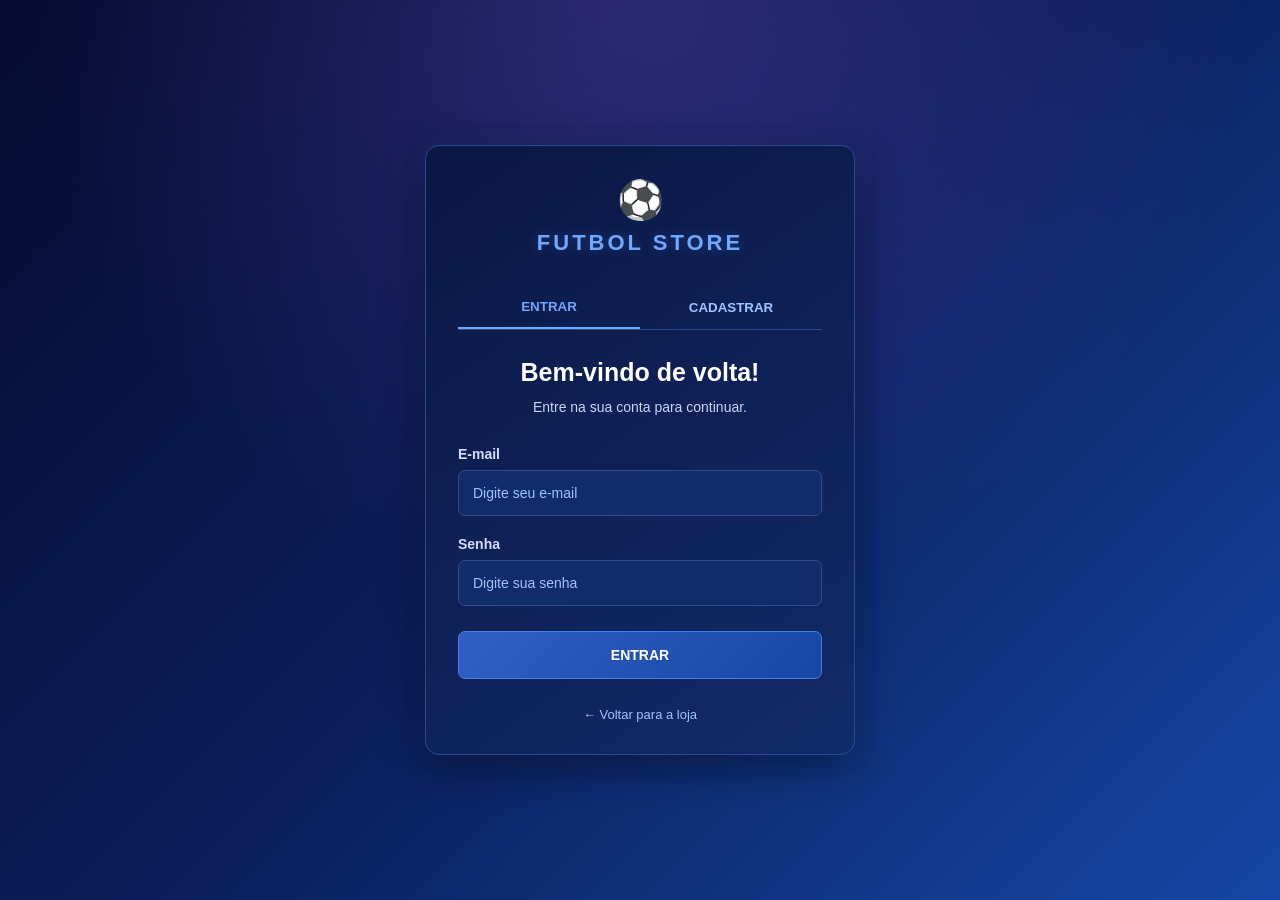
<file: trabalho loja de futebol/pagina de login/login.html>
<!DOCTYPE html>
<html lang="pt-br">

<head>
    <meta charset="UTF-8">
    <meta name="viewport" content="width=device-width, initial-scale=1.0">
    <title>Login - Futbol Store</title>
    <link rel="stylesheet" href="login.css">
</head>

<body>

    <div class="container-login">

        <div class="caixa-acesso">

            <div class="logo">
                <span>⚽</span>
                <h1>FUTBOL STORE</h1>
            </div>

            <div class="abas">
                <button type="button" id="abaLogin"
                    class="aba ativa" onclick="mostrarLogin()">
                    ENTRAR
                </button>

                <button type="button" id="abaCadastro"
                    class="aba" onclick="mostrarCadastro()">
                    CADASTRAR
                </button>
            </div>

            <!-- FORMULÁRIO DE LOGIN -->

            <form id="formLogin" onsubmit="fazerLogin(event)">

                <h2>Bem-vindo de volta!</h2>

                <p class="subtitulo">
                    Entre na sua conta para continuar.
                </p>

                <label for="emailLogin">E-mail</label>

                <input
                    type="email"
                    id="emailLogin"
                    placeholder="Digite seu e-mail"
                    required
                >

                <label for="senhaLogin">Senha</label>

                <input
                    type="password"
                    id="senhaLogin"
                    placeholder="Digite sua senha"
                    required
                >

                <button type="submit" class="botao-principal">
                    ENTRAR
                </button>

            </form>


            <!-- FORMULÁRIO DE CADASTRO -->

            <form id="formCadastro"
                onsubmit="fazerCadastro(event)"
                class="escondido">

                <h2>Crie sua conta</h2>

                <p class="subtitulo">
                    Cadastre-se para fazer parte da Futbol Store.
                </p>

                <label for="nomeCadastro">Nome completo</label>

                <input
                    type="text"
                    id="nomeCadastro"
                    placeholder="Digite seu nome"
                    required
                >

                <label for="emailCadastro">E-mail</label>

                <input
                    type="email"
                    id="emailCadastro"
                    placeholder="Digite seu e-mail"
                    required
                >

                <label for="senhaCadastro">Senha</label>

                <input
                    type="password"
                    id="senhaCadastro"
                    placeholder="Crie uma senha"
                    minlength="4"
                    required
                >

                <button type="submit" class="botao-principal">
                    CRIAR CONTA
                </button>

            </form>


            <!-- MENSAGEM -->

            <p id="mensagem"></p>

            <!-- ÁREA DO USUÁRIO LOGADO -->

            <div id="areaUsuario" class="escondido">

                <h2 id="nomeUsuarioLogado"></h2>

                <p class="subtitulo">
                    Você entrou na sua conta com sucesso!
                </p>

                <button
                    type="button"
                    class="botao-principal"
                    onclick="sairDaConta()">
                    SAIR DA CONTA
                </button>

            </div>

            <a href="../Página de Início/inicio.html" class="voltar">
    ← Voltar para a loja
</a>

        </div>

    </div>

    <script src="usuarios.js"></script>
    <script src="usuario.js"></script>
    <script src="login.js"></script>

</body>
</html>
</file>
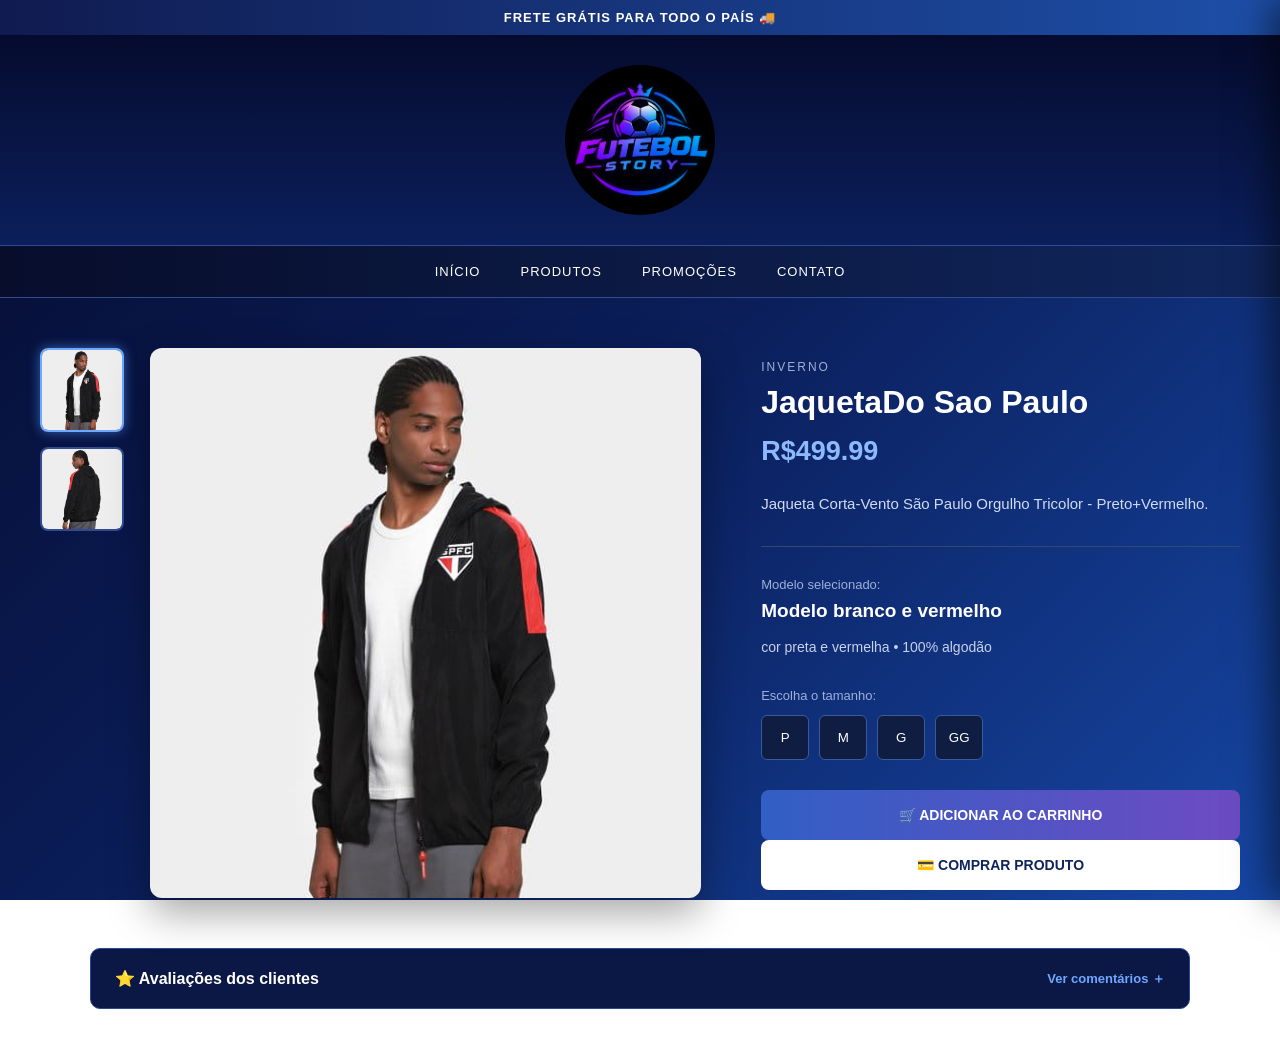
<file: trabalho loja de futebol/Página de Compra/compra.html>
<!DOCTYPE html>
<html lang="pt-br">

<head>

    <meta charset="UTF-8">
    <meta name="viewport" content="width=device-width, initial-scale=1.0">

    <title>Comprar Produto</title>

    <link rel="stylesheet" href="compra.css">

</head>

<body>

    <!-- ========================= -->
    <!-- BARRA SUPERIOR -->
    <!-- ========================= -->

    <div class="barra-topo">
        FRETE GRÁTIS PARA TODO O PAÍS 🚚
    </div>


    <!-- ========================= -->
    <!-- CABEÇALHO -->
    <!-- ========================= -->

    <header>

        <img
            src="../Imagens/logo da loja azul.jpeg"
            alt="Logo da loja"
        >

    </header>


    <!-- ========================= -->
    <!-- MENU -->
    <!-- ========================= -->

    <nav class="menu">

        <a href="../Página de Início/inicio.html">INÍCIO</a>

        <a href="../Página de Produtos/produtos.html">PRODUTOS</a>

        <a href="../Página de Promoções/promocoes.html">PROMOÇÕES</a>

        <a href="../Página de Contatos/contato.html">CONTATO</a>

    </nav>


    <!-- ========================= -->
    <!-- PRODUTO -->
    <!-- ========================= -->

    <main class="pagina-compra">

        <!-- GALERIA -->

        <section class="galeria">

            <div class="miniaturas" id="miniaturas">
            </div>

            <div class="foto-principal">

                <img
                    id="imagemPrincipal"
                    src="../Imagens/Produto teste.webp"
                    alt="Produto"
                >

            </div>

        </section>


        <!-- INFORMAÇÕES -->

        <section class="informacoes">

            <p class="categoria" id="categoriaProduto"></p>

            <h1 id="nomeProduto"></h1>

            <h2 id="precoProduto"></h2>

            <p class="descricao" id="descricaoProduto"></p>

            <hr>


            <!-- MODELO -->

            <div class="modelo">

                <p>Modelo selecionado:</p>

                <h3 id="nomeModelo"></h3>

                <p id="especificacaoModelo"></p>

            </div>


            <!-- TAMANHOS -->

            <div class="area-tamanhos" id="areaTamanhos">

                <p>Escolha o tamanho:</p>

                <div class="tamanhos" id="tamanhos">
                </div>

            </div>


            <!-- BOTÕES -->

            <button
                type="button"
                class="botao-carrinho"
                onclick="adicionarAoCarrinho()"
            >
                🛒 ADICIONAR AO CARRINHO
            </button>

            <button
                type="button"
                class="botao-comprar"
                onclick="comprarProduto()"
            >
                💳 COMPRAR PRODUTO
            </button>

        </section>

    </main>


    <!-- ======================================== -->
<!-- AVALIAÇÕES DOS CLIENTES -->
<!-- ======================================== -->

<details class="avaliacoes-produto">

    <summary class="botao-avaliacoes">
        <span>⭐ Avaliações dos clientes</span>

        <span class="texto-ver-avaliacoes">
            Ver comentários ＋
        </span>
    </summary>

    <div class="conteudo-avaliacoes">

        <!-- MÉDIA DAS AVALIAÇÕES -->

        <div class="titulo-avaliacoes">

            <p>OPINIÕES SOBRE O PRODUTO</p>

            <h2>Avaliações dos clientes</h2>

            <div class="nota-geral">

                <strong id="mediaAvaliacoes">0,0</strong>

                <span class="estrelas" id="estrelasMedia">
                    ☆☆☆☆☆
                </span>

                <small id="quantidadeAvaliacoes">
                    Nenhuma avaliação ainda
                </small>

            </div>

        </div>


        <!-- FORMULÁRIO PARA AVALIAR -->

        <div class="formulario-avaliacao">

            <h3>Deixe sua avaliação</h3>

            <p>Escolha uma nota:</p>

            <div class="selecao-estrelas" id="selecaoEstrelas">

                <button type="button" data-nota="1">★</button>
                <button type="button" data-nota="2">★</button>
                <button type="button" data-nota="3">★</button>
                <button type="button" data-nota="4">★</button>
                <button type="button" data-nota="5">★</button>

            </div>

            <textarea
                id="comentarioAvaliacao"
                placeholder="Conte o que achou deste produto..."
                maxlength="500"
            ></textarea>

            <button
                type="button"
                class="botao-enviar-avaliacao"
                onclick="enviarAvaliacao()"
            >
                ENVIAR AVALIAÇÃO
            </button>

            <p
                class="mensagem-avaliacao"
                id="mensagemAvaliacao"
            ></p>

        </div>


        <!-- LISTA DE AVALIAÇÕES -->

        <div
            class="lista-avaliacoes"
            id="listaAvaliacoes"
        >

            <p id="semAvaliacoes">
                Este produto ainda não recebeu avaliações.
                Seja o primeiro a avaliar!
            </p>

        </div>

    </div>

</details>

    <!-- ========================= -->
    <!-- FUNDO ESCURO -->
    <!-- ========================= -->

    <div
        class="fundo-carrinho"
        id="fundoCarrinho"
        onclick="fecharCarrinho()"
    >
    </div>


    <!-- ========================= -->
    <!-- CARRINHO LATERAL -->
    <!-- ========================= -->

    <aside
        class="carrinho-lateral"
        id="carrinhoLateral"
    >

        <!-- CABEÇALHO DO CARRINHO -->

        <div class="cabecalho-carrinho">

            <h2>🛒 Seu Carrinho</h2>

            <button
                type="button"
                class="fechar-carrinho"
                onclick="fecharCarrinho()"
            >
                ×
            </button>

        </div>


        <!-- LISTA DOS PRODUTOS -->

        <div
            class="lista-carrinho"
            id="listaCarrinho"
        >
        </div>


        <!-- RODAPÉ -->

        <div class="rodape-carrinho">

            <div class="total-carrinho">

                <span>Total:</span>

                <strong id="totalCarrinho">
                    R$ 0,00
                </strong>

            </div>


            <button
                type="button"
                class="botao-finalizar"
                onclick="irParaPagamento()"
            >
                💳 FINALIZAR COMPRA
            </button>

        </div>

    </aside>


    <!-- ========================= -->
    <!-- JAVASCRIPT -->
    <!-- ========================= -->

    <script src="compra.js"></script>

</body>

</html>
</file>
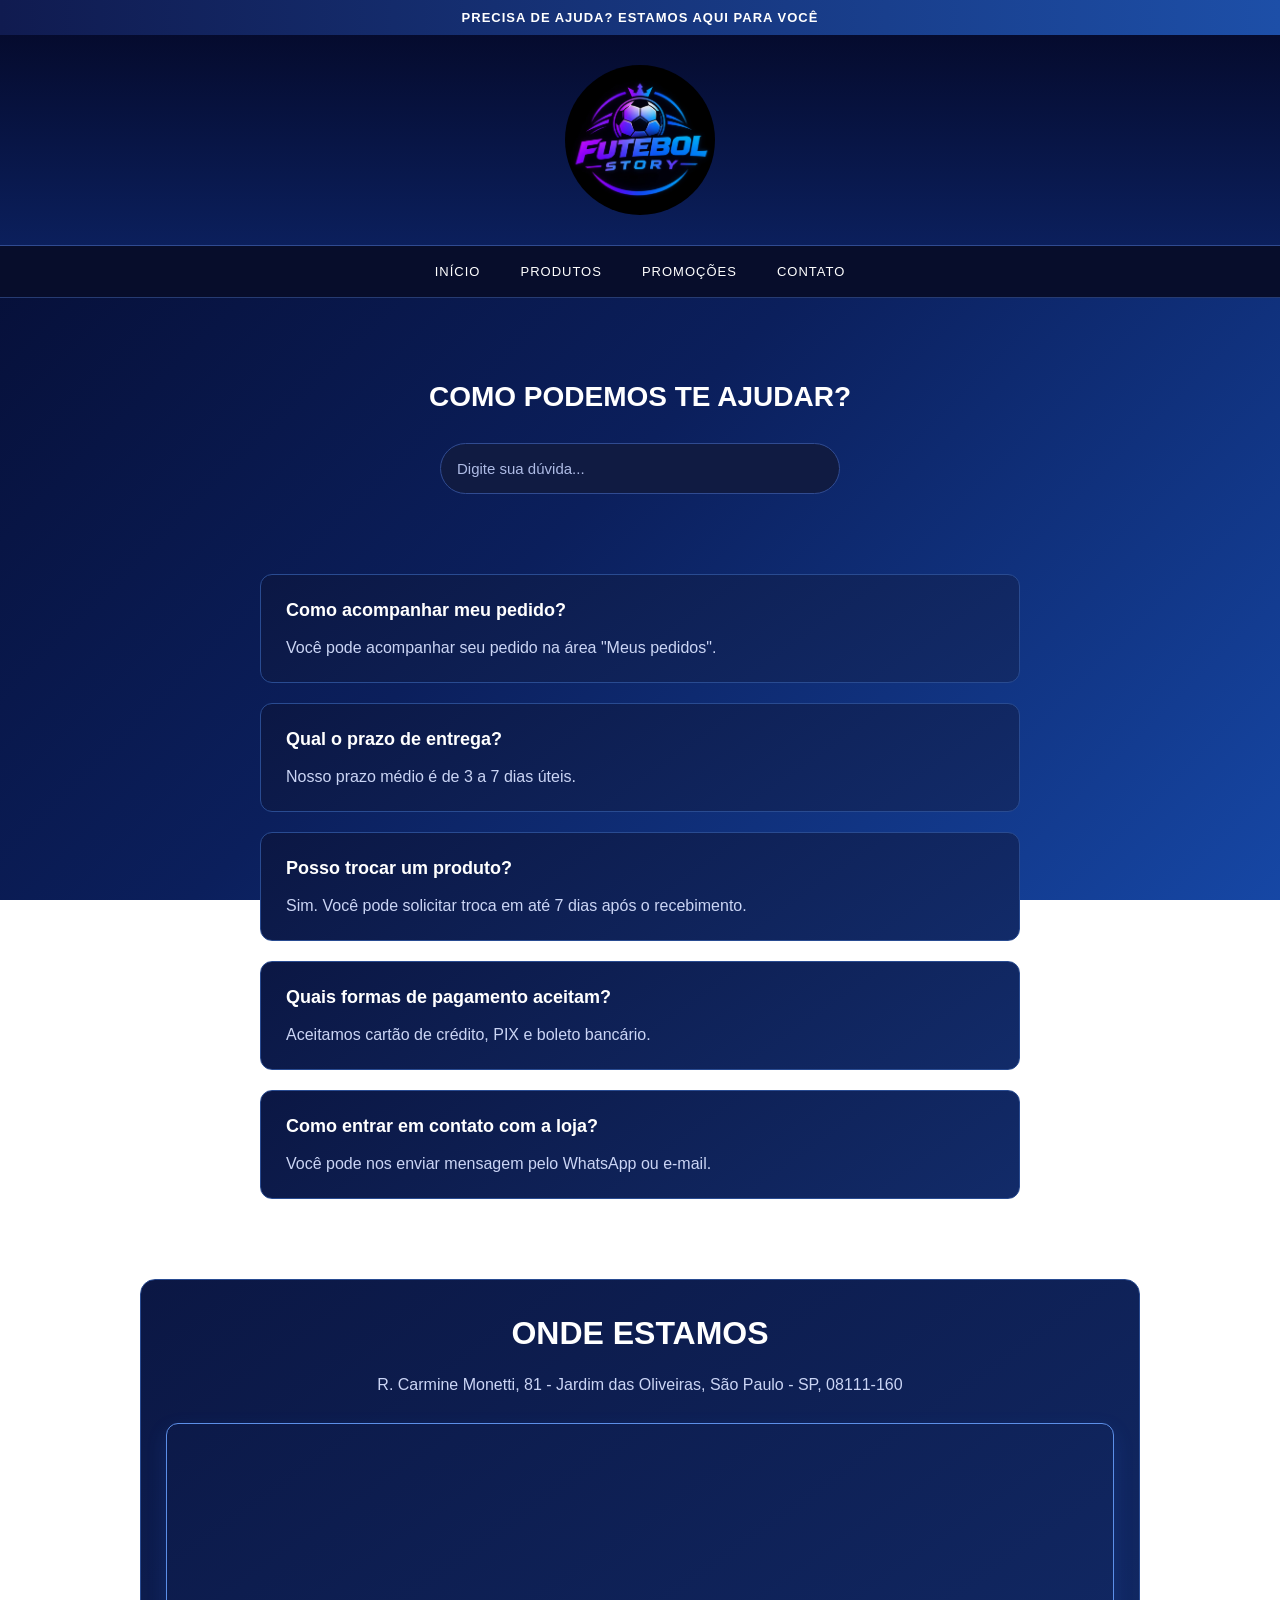
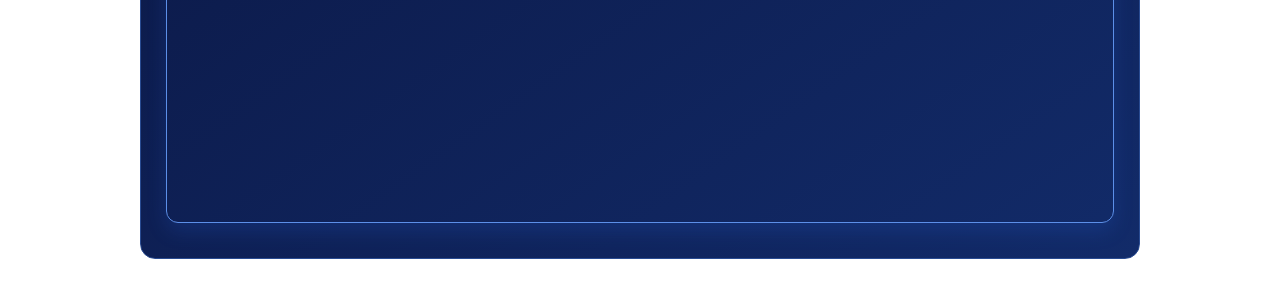
<file: trabalho loja de futebol/Página de Contatos/contato.html>
<!DOCTYPE html>

<html lang="pt-br">

<head>

    <meta charset="UTF-8">

    <title>
        Contato - Minha Loja
    </title>

    <link
        rel="stylesheet"
        href="contato.css"
    >

</head>


<body>


    <!-- BARRA SUPERIOR -->

    <div class="barra-topo">

        PRECISA DE AJUDA?
        ESTAMOS AQUI PARA VOCÊ

    </div>



    <!-- CABEÇALHO -->

    <header>

        <img
            src="../Imagens/logo da loja azul.jpeg"
            alt="Logo da loja"
        >

    </header>



    <!-- MENU -->

    <nav class="menu">

        <a href="../Página de Início/inicio.html">
            INÍCIO
        </a>

        <a href="../Página de Produtos/produtos.html">
            PRODUTOS
        </a>

        <!-- ATUALIZAÇÃO 01/09 - LINK PARA A NOVA PÁGINA DE PROMOÇÕES -->
        <a href="../Página de Promoções/promocoes.html">
            PROMOÇÕES
        </a>

        <a href="contato.html">
            CONTATO
        </a>

    </nav>



    <!-- SUPORTE -->

    <section class="suporte">

        <h1>
            COMO PODEMOS TE AJUDAR?
        </h1>


        <input
            type="text"
            id="pesquisaFaq"
            placeholder="Digite sua dúvida..."
            onkeyup="filtrarFAQ()"
        >

    </section>



    <!-- PERGUNTAS -->

    <section class="faq">


        <div class="pergunta">

            <h3>
                Como acompanhar meu pedido?
            </h3>

            <p>
                Você pode acompanhar seu pedido
                na área "Meus pedidos".
            </p>

        </div>



        <div class="pergunta">

            <h3>
                Qual o prazo de entrega?
            </h3>

            <p>
                Nosso prazo médio é de
                3 a 7 dias úteis.
            </p>

        </div>



        <div class="pergunta">

            <h3>
                Posso trocar um produto?
            </h3>

            <p>
                Sim. Você pode solicitar troca
                em até 7 dias após o recebimento.
            </p>

        </div>



        <div class="pergunta">

            <h3>
                Quais formas de pagamento aceitam?
            </h3>

            <p>
                Aceitamos cartão de crédito,
                PIX e boleto bancário.
            </p>

        </div>



        <div class="pergunta">

            <h3>
                Como entrar em contato com a loja?
            </h3>

            <p>
                Você pode nos enviar mensagem
                pelo WhatsApp ou e-mail.
            </p>

        </div>


    </section>



    <!-- ATUALIZAÇÃO 23/11 - NOVA SEÇÃO COM A LOCALIZAÇÃO DA LOJA -->

    <section class="localizacao">

        <h2>
            ONDE ESTAMOS
        </h2>

        <p>
            R. Carmine Monetti, 81 - Jardim das Oliveiras,
            São Paulo - SP, 08111-160
        </p>

        <div class="mapa-loja">

            <iframe
                src="https://www.google.com/maps?q=R.%20Carmine%20Monetti,%2081%20-%20Jardim%20das%20Oliveiras,%20S%C3%A3o%20Paulo%20-%20SP,%2008111-160&output=embed"
                title="Localização da Futbol Store no Google Maps"
                loading="lazy"
                allowfullscreen=""
            >
            </iframe>

        </div>

    </section>



    <script src="contato.js"></script>


</body>

</html>
</file>
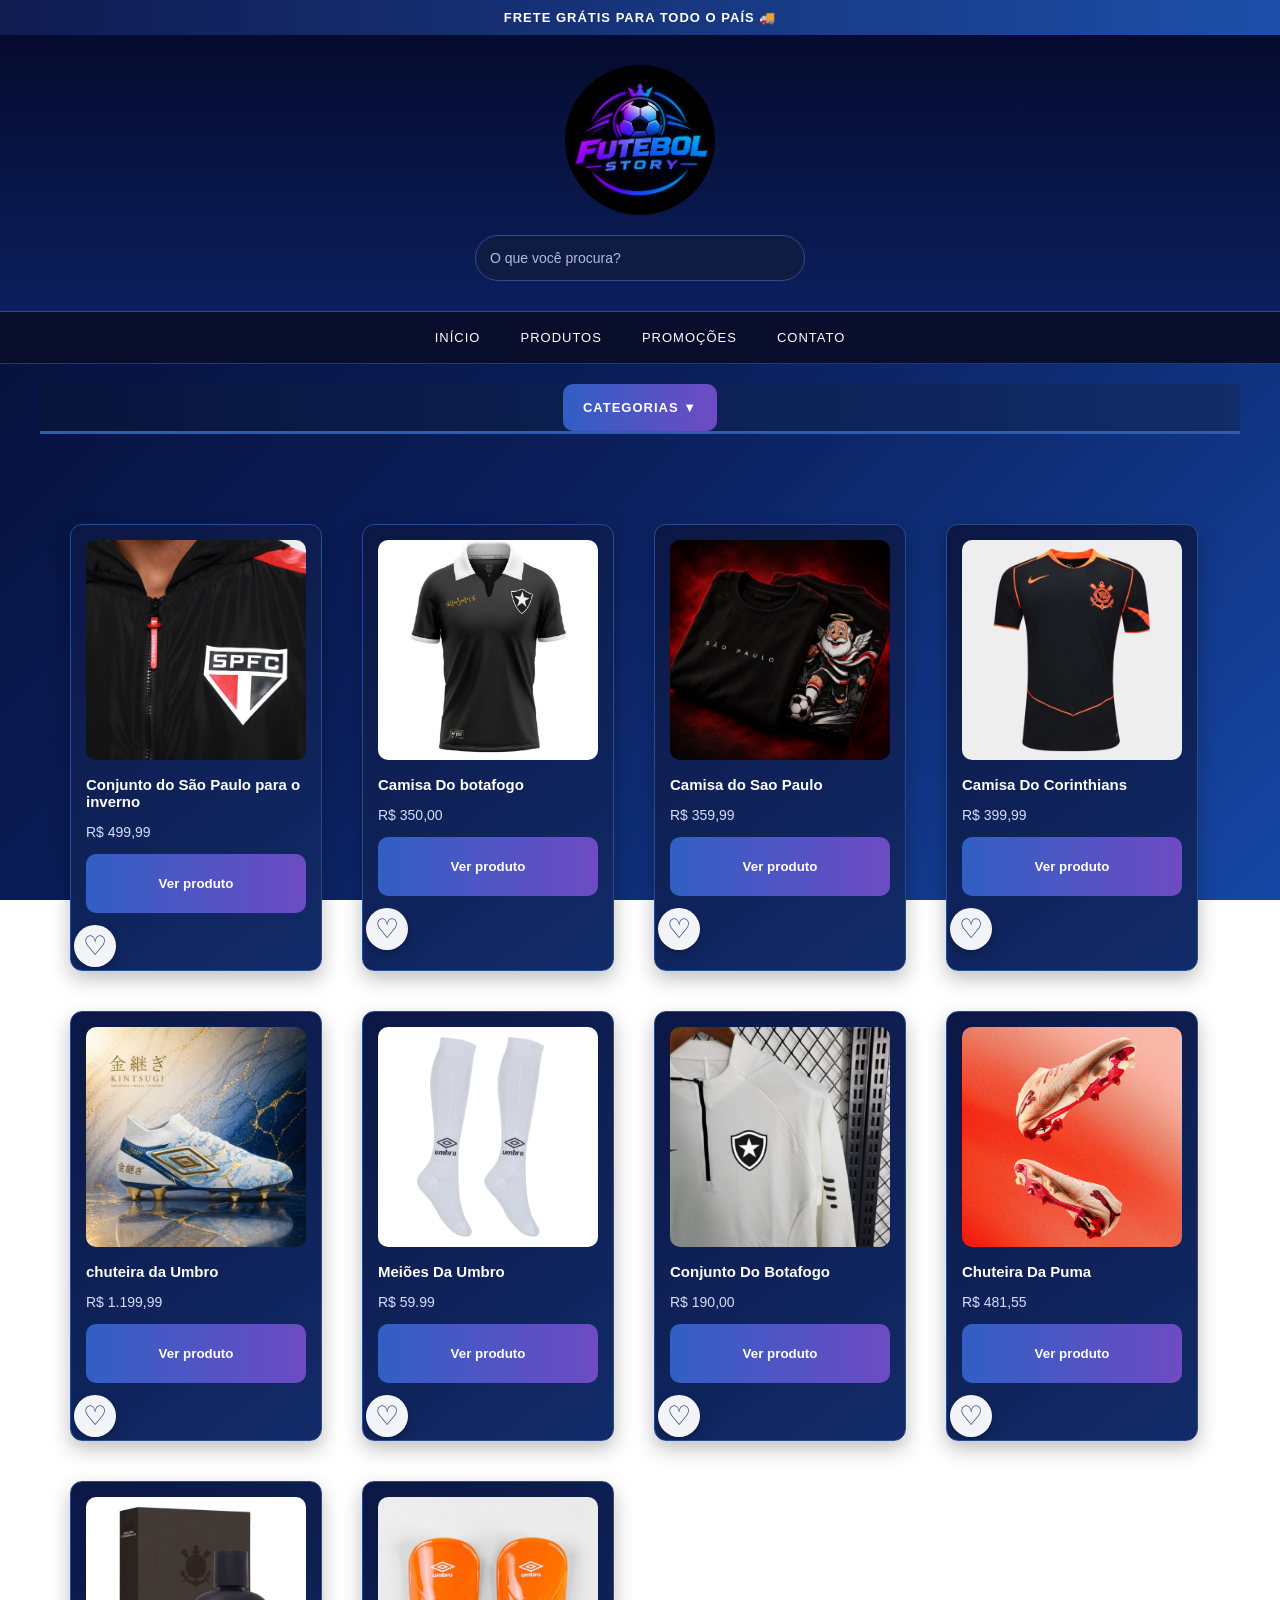
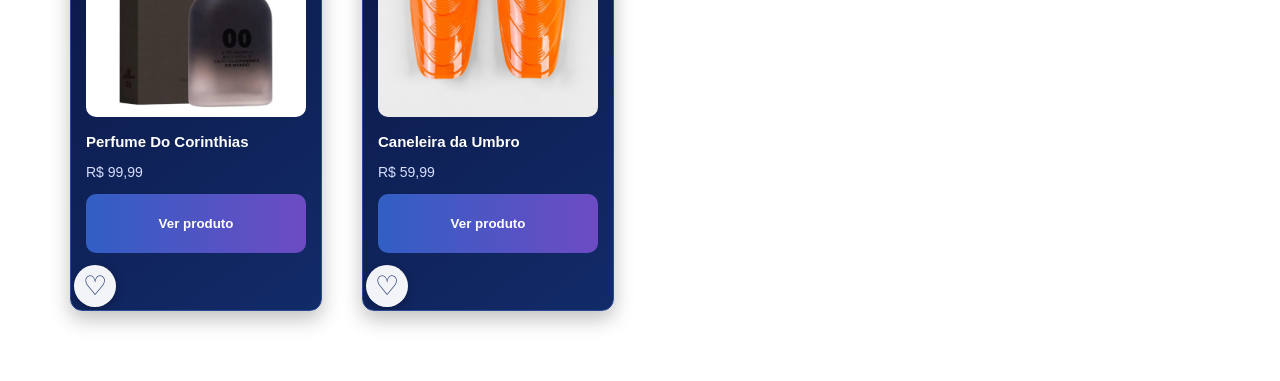
<file: trabalho loja de futebol/Página de Produtos/produtos.html>
<!DOCTYPE html>
<html lang="pt-br">

<head>

    <meta charset="UTF-8">

    <title>Produtos - Minha Loja</title>

    <link
        rel="stylesheet"
        href="produtos.css"
    >

</head>


<body>


    <!-- BARRA SUPERIOR -->

    <div class="barra-topo">

        FRETE GRÁTIS PARA TODO O PAÍS 🚚

    </div>



    <!-- CABEÇALHO -->

    <header>

        <img
            src="../Imagens/logo da loja azul.jpeg"
            alt="Logo da loja"
        >


        <input
            type="text"
            id="pesquisa"
            placeholder="O que você procura?"
            onkeyup="filtrarProdutos()"
        >

    </header>



    <!-- MENU -->

    <nav class="menu">

        <a href="../Página de Início/inicio.html">
            INÍCIO
        </a>

        <a href="produtos.html">
            PRODUTOS
        </a>

        <!-- ATUALIZAÇÃO 01/09 - LINK PARA A NOVA PÁGINA DE PROMOÇÕES -->
        <a href="../Página de Promoções/promocoes.html">
            PROMOÇÕES
        </a>

        <a href="../Página de Contatos/contato.html">
            CONTATO
        </a>

    </nav>



    <!-- CATEGORIAS -->

    <div class="area-categorias">


        <button
            class="botao-categorias"
            onclick="abrirCategorias()"
        >

            CATEGORIAS ▼

        </button>


        <div
            class="menu-categorias"
            id="menuCategorias"
        >


            <button
                onclick="filtrarCategoria('todos')"
            >
                TODOS
            </button>


            <button
                onclick="filtrarCategoria('CAMISAS')"
            >
                CAMISAS
            </button>


            <button
                onclick="filtrarCategoria('INVERNO')"
            >
                INVERNO
            </button>


            <button
                onclick="filtrarCategoria('CHUTEIRAS')"
            >
                CHUTEIRAS
            </button>


            <button
                onclick="filtrarCategoria('OUTROS')"
            >
                OUTROS
            </button>


        </div>

    </div>



    <!-- PRODUTOS -->

    <main class="produtos">


        <!-- PRODUTO 1 -->

        <div
            class="produto"
            data-categoria="INVERNO"
            onclick="abrirProduto(1)"
        >

            <img
                src="../Imagens/camisa sp.jpeg"
                alt="Conjunto Do Sao Paulo"
                loading="lazy"
            >

            <h2>
                Conjunto do São Paulo para o inverno
            </h2>

            <p>
                R$ 499,99
            </p>

            <button>
                Ver produto
            </button>

        </div>



        <!-- PRODUTO 2 -->

        <div
            class="produto"
            data-categoria="CAMISAS"
            onclick="abrirProduto(2)"
        >

            <img
                src="../Imagens/camisa frente botafogo.jpeg"
                alt="camisa do Bota Fogo"
                loading="lazy"
            >

            <h2>
                Camisa Do botafogo
            </h2>

            <p>
                R$ 350,00
            </p>

            <button>
                Ver produto
            </button>

        </div>



        <!-- PRODUTO 3 -->

        <div
            class="produto"
            data-categoria="CAMISAS"
            onclick="abrirProduto(3)"
        >

            <img
                src="../Imagens/camisa dobrada sao paulo.jpeg"
                alt="camisa do Sao Paulo"
                loading="lazy"
            >

            <h2>
                Camisa do Sao Paulo
            </h2>

            <p>
                R$ 359,99
            </p>

            <button>
                Ver produto
            </button>

        </div>



        <!-- PRODUTO 4 -->

        <div
            class="produto"
            data-categoria="CAMISAS"
            onclick="abrirProduto(4)"
        >

            <img
                src="../Imagens/camisa do corinthias.jpeg"
                alt="Camisa Do Corinthias"
                loading="lazy"
            >

            <h2>
                Camisa Do Corinthians
            </h2>

            <p>
                R$ 399,99
            </p>

            <button>
                Ver produto
            </button>

        </div>



        <!-- PRODUTO 5 -->

        <div
            class="produto"
            data-categoria="CHUTEIRAS"
            onclick="abrirProduto(5)"
        >

            <img
                src="../Imagens/chuteira umbro com fundo.jpeg"
                alt="chuteira da Umbro"
                loading="lazy"
            >

            <h2>
                chuteira da Umbro
            </h2>

            <p>
                R$ 1.199,99
            </p>

            <button>
                Ver produto
            </button>

        </div>



        <!-- PRODUTO 6 -->

        <div
            class="produto"
            data-categoria="OUTROS"
            onclick="abrirProduto(6)"
        >

            <img
                src="../Imagens/meiao da umbro.jpeg"
                alt="Meiões Da Umbro"
                loading="lazy"
            >

            <h2>
                Meiões Da Umbro
            </h2>

            <p>
                R$ 59.99
            </p>

            <button>
                Ver produto
            </button>

        </div>



        <!-- PRODUTO 7 -->

        <div
            class="produto"
            data-categoria="INVERNO"
            onclick="abrirProduto(7)"
        >

            <img
                src="../Imagens/f botafogo.jpeg"
                alt="Conjunto Do BotaFogo"
                loading="lazy"
            >

            <h2>
                Conjunto Do Botafogo
            </h2>

            <p>
                R$ 190,00
            </p>

            <button>
                Ver produto
            </button>

        </div>



        <!-- PRODUTO 8 -->

        <div
            class="produto"
            data-categoria="CHUTEIRAS"
            onclick="abrirProduto(8)"
        >

            <img
                src="../Imagens/chuteira puma com fundo.jpeg"
                alt="Chuteira Da Puma"
                loading="lazy"
            >

            <h2>
                Chuteira Da Puma
            </h2>

            <p>
                R$ 481,55
            </p>

            <button>
                Ver produto
            </button>

        </div>



        <!-- PRODUTO 9 -->

        <div
            class="produto"
            data-categoria="OUTROS"
            onclick="abrirProduto(9)"
        >

            <img
                src="../Imagens/caixa e p corinthias.jpeg"
                alt="Perfume Do Corinthias"
                loading="lazy"
            >

            <h2>
                Perfume Do Corinthias
            </h2>

            <p>
                R$ 99,99
            </p>

            <button>
                Ver produto
            </button>

        </div>



        <!-- PRODUTO 10 -->

        <div
            class="produto"
            data-categoria="OUTROS"
            onclick="abrirProduto(10)"
        >

            <img
                src="../Imagens/caneleira umbro.jpeg"
                alt="Caneleira Da Umbro"
                loading="lazy"
            >

            <h2>
                Caneleira da Umbro
            </h2>

            <p>
                R$ 59,99
            </p>

            <button>
                Ver produto
            </button>

        </div>


    </main>



    <script src="produtos.js"></script>


</body>

</html>
</file>
<file: trabalho loja de futebol/pagina de login/login.css>
/* ========================================
   CONFIGURAÇÃO GERAL
======================================== */

* {
    margin: 0;
    padding: 0;
    box-sizing: border-box;
}

body {
    font-family: Arial, Helvetica, sans-serif;
    background: linear-gradient(
        135deg,
        #050b2e,
        #0b1f5c,
        #1647a5
    );
    color: #ffffff;
    min-height: 100vh;
}


/* ========================================
   CONTAINER DO LOGIN
======================================== */

.container-login {
    min-height: 100vh;

    display: flex;
    justify-content: center;
    align-items: center;

    padding: 25px;

    background:
        radial-gradient(
            circle at top,
            rgba(109, 75, 195, 0.35),
            transparent 55%
        ),
        linear-gradient(
            135deg,
            #050b2e,
            #0b1f5c,
            #1647a5
        );
}


/* ========================================
   CAIXA DE ACESSO
======================================== */

.caixa-acesso {
    width: 100%;
    max-width: 430px;

    background: linear-gradient(
        145deg,
        #0b1744,
        #122b69
    );

    border: 1px solid #294b91;
    border-radius: 14px;

    padding: 32px;

    box-shadow:
        0 10px 40px rgba(0, 0, 0, 0.45),
        0 0 25px rgba(78, 130, 255, 0.12);
}


/* ========================================
   LOGO
======================================== */

.logo {
    text-align: center;
    margin-bottom: 30px;
}

.logo span {
    font-size: 38px;
    display: block;
    margin-bottom: 8px;
}

.logo h1 {
    color: #6ea8ff;
    font-size: 22px;
    letter-spacing: 3px;

    text-shadow:
        0 0 12px rgba(110, 168, 255, 0.25);
}


/* ========================================
   ABAS LOGIN E CADASTRO
======================================== */

.abas {
    display: flex;

    border-bottom: 1px solid #294b91;

    margin-bottom: 28px;
}

.aba {
    flex: 1;

    background: transparent;
    border: none;

    color: #9fc4ff;

    padding: 13px;

    font-weight: bold;
    cursor: pointer;

    transition: 0.3s;
}

.aba:hover {
    color: #ffffff;
}

.aba.ativa {
    color: #6ea8ff;

    border-bottom: 2px solid #6ea8ff;
}


/* ========================================
   TÍTULOS
======================================== */

.caixa-acesso h2 {
    margin: 0 0 10px;

    text-align: center;

    font-size: 25px;
    color: #ffffff;
}

.subtitulo {
    margin: 0 0 28px;

    text-align: center;

    color: #cbd5f5;

    font-size: 14px;
    line-height: 21px;
}


/* ========================================
   CAMPOS E ETIQUETAS
======================================== */

.caixa-acesso label {
    display: block;

    margin-bottom: 8px;

    color: #d6ddff;

    font-size: 14px;
    font-weight: bold;
}

.caixa-acesso input {
    width: 100%;

    padding: 14px;
    margin-bottom: 20px;

    background-color: #122b69;

    border: 1px solid #304b91;
    border-radius: 7px;

    color: #ffffff;

    font-size: 14px;

    outline: none;

    transition: 0.3s;
}

.caixa-acesso input:focus {
    border-color: #6ea8ff;

    box-shadow:
        0 0 8px rgba(110, 168, 255, 0.35);
}

.caixa-acesso input::placeholder {
    color: #9fc4ff;
}


/* ========================================
   BOTÃO PRINCIPAL
======================================== */

.botao-principal {
    width: 100%;

    padding: 15px;
    margin-top: 5px;

    background: linear-gradient(
        135deg,
        #315fc4,
        #1647a5
    );

    color: #ffffff;

    border: 1px solid #477ce0;
    border-radius: 7px;

    font-size: 14px;
    font-weight: bold;

    cursor: pointer;

    transition: 0.3s;
}

.botao-principal:hover {
    background: linear-gradient(
        135deg,
        #477ce0,
        #6d4bc3
    );

    border-color: #8abaff;

    box-shadow:
        0 5px 18px rgba(78, 130, 255, 0.3);

    transform: translateY(-2px);
}


/* ========================================
   ELEMENTOS ESCONDIDOS
======================================== */

.escondido {
    display: none !important;
}


/* ========================================
   MENSAGENS
======================================== */

#mensagem {
    text-align: center;

    margin-top: 18px;

    font-size: 14px;
    line-height: 21px;
}

.mensagem-erro {
    color: #ff7777;
}

.mensagem-sucesso {
    color: #75d58a;
}


/* ========================================
   ÁREA DO USUÁRIO
======================================== */

#areaUsuario {
    text-align: center;
    margin-top: 20px;
}

#areaUsuario h2 {
    color: #6ea8ff;
    margin-bottom: 15px;
}


/* ========================================
   VOLTAR PARA A LOJA
======================================== */

.voltar {
    display: block;

    margin-top: 28px;

    text-align: center;

    color: #9fc4ff;

    text-decoration: none;

    font-size: 13px;

    transition: 0.3s;
}

.voltar:hover {
    color: #ffffff;

    text-shadow:
        0 0 8px rgba(110, 168, 255, 0.5);
}


/* ========================================
   RESPONSIVIDADE
======================================== */

@media (max-width: 480px) {

    .caixa-acesso {
        padding: 25px 20px;
    }

    .logo h1 {
        font-size: 19px;
    }

}






/* ========================================
   ANIMAÇÃO DE TRANSIÇÃO LOGIN / CADASTRO
======================================== */

.caixa-acesso {
    position: relative;
    overflow: hidden;
    isolation: isolate;
}

/* Conteúdo permanece acima do fundo */

.caixa-acesso > * {
    position: relative;
    z-index: 1;
}

/* Faixa luminosa */

.caixa-acesso::before {
    content: "";
    position: absolute;
    z-index: 5;

    top: -20%;
    left: -65%;

    width: 48%;
    height: 140%;

    opacity: 0;
    pointer-events: none;

    background: linear-gradient(
        90deg,
        transparent,
        rgba(110, 168, 255, 0.12),
        rgba(110, 168, 255, 0.9),
        rgba(160, 200, 255, 0.45),
        transparent
    );

    filter: blur(5px);
    transform: skewX(-18deg);
}

/* Brilho externo da faixa */

.caixa-acesso::after {
    content: "";
    position: absolute;
    z-index: 4;

    top: 0;
    left: 0;

    width: 100%;
    height: 100%;

    opacity: 0;
    pointer-events: none;

    background: rgba(65, 125, 235, 0.08);
}

/* Ativação da animação */

.caixa-acesso.animando::before {
    animation: passagemFaixa 0.7s ease-in-out forwards;
}

.caixa-acesso.animando::after {
    animation: brilhoTransicao 0.7s ease-in-out forwards;
}

@keyframes passagemFaixa {

    0% {
        left: -65%;
        opacity: 0;
    }

    15% {
        opacity: 1;
    }

    50% {
        left: 55%;
        opacity: 1;
    }

    85% {
        opacity: 1;
    }

    100% {
        left: 120%;
        opacity: 0;
    }
}

@keyframes brilhoTransicao {

    0%, 100% {
        opacity: 0;
    }

    40%, 60% {
        opacity: 1;
    }
}

/* Pequeno destaque na caixa */

.caixa-acesso {
    transition:
        box-shadow 0.4s ease,
        border-color 0.4s ease;
}

.caixa-acesso.animando {
    border-color: #6ea8ff;

    box-shadow:
        0 10px 40px rgba(0, 0, 0, 0.45),
        0 0 35px rgba(78, 130, 255, 0.4);
}

/* Acessibilidade: respeita quem prefere menos movimento */

@media (prefers-reduced-motion: reduce) {
    .caixa-acesso.animando::before,
    .caixa-acesso.animando::after {
        animation-duration: 0.01ms;
    }
}
</file>
<file: trabalho loja de futebol/Página de Compra/compra.css>
/* ========================= */
/* PÁGINA TODA */
/* ========================= */

body {
    margin: 0;

    font-family: Arial, sans-serif;

    background:
        linear-gradient(
            135deg,
            #050b2e,
            #0b1f5c,
            #1647a5
        );

    background-attachment: fixed;

    color: white;

    min-height: 100vh;
}


/* ========================= */
/* FAIXA SUPERIOR */
/* ========================= */

.barra-topo {
    background:
        linear-gradient(
            90deg,
            #101b50,
            #1d4fa8
        );

    color: white;

    text-align: center;

    padding: 10px;

    font-size: 13px;

    font-weight: bold;

    letter-spacing: 1px;
}


/* ========================= */
/* CABEÇALHO */
/* ========================= */

header {
    background:
        linear-gradient(
            180deg,
            #050b2e,
            #0b1f5c
        );

    padding: 30px;

    display: flex;

    justify-content: center;

    border-bottom: 1px solid #304b91;
}


header img {
    width: 150px;

    border-radius: 50%;

    transition: 0.3s;
}


header img:hover {
    transform: scale(1.05);

    box-shadow:
        0 10px 25px rgba(70, 130, 255, 0.25);
}


/* ========================= */
/* MENU */
/* ========================= */

.menu {
    background:
        linear-gradient(
            90deg,
            #070d2b,
            #10265c
        );

    display: flex;

    justify-content: center;

    gap: 40px;

    padding: 18px;

    border-bottom: 1px solid #304b91;
}


.menu a {
    color: white;

    text-decoration: none;

    font-size: 13px;

    letter-spacing: 1px;

    transition: 0.3s;

    position: relative;
}


.menu a:hover {
    color: #9fc4ff;

    transform: translateY(-2px);
}


.menu a::after {
    content: "";

    position: absolute;

    width: 100%;
    height: 2px;

    bottom: -5px;
    left: 0;

    background-color: #6ea8ff;

    transform: scaleX(0);

    transform-origin: bottom right;

    transition: transform 0.3s ease;
}


.menu a:hover::after {
    transform: scaleX(1);

    transform-origin: bottom left;
}


/* ========================= */
/* ÁREA PRINCIPAL */
/* ========================= */

.pagina-compra {
    max-width: 1200px;

    margin: 50px auto;

    padding: 0 30px;

    display: flex;

    gap: 60px;
}


/* ========================= */
/* GALERIA */
/* ========================= */

.galeria {
    width: 58%;

    display: flex;

    gap: 20px;
}


/* MINIATURAS */

.miniaturas {
    width: 90px;

    display: flex;

    flex-direction: column;

    gap: 15px;
}


.miniaturas img {
    width: 80px;

    height: 80px;

    object-fit: cover;

    border-radius: 8px;

    border: 2px solid #304b91;

    cursor: pointer;

    transition: 0.3s;
}


.miniaturas img:hover {
    border-color: #6ea8ff;

    transform: scale(1.05);
}


.miniaturas img.selecionada {
    border-color: #6ea8ff;

    box-shadow:
        0 0 12px rgba(80, 150, 255, 0.6);
}


/* FOTO GRANDE */

.foto-principal {
    flex: 1;

    background-color: #0b1638;

    border-radius: 12px;

    overflow: hidden;

    box-shadow:
        0 15px 40px rgba(0, 0, 0, 0.35);
}


.foto-principal img {
    width: 100%;

    height: 550px;

    object-fit: cover;

    display: block;
}


/* ========================= */
/* INFORMAÇÕES */
/* ========================= */

.informacoes {
    width: 42%;
}


.categoria {
    color: #9eb0d8;

    font-size: 12px;

    letter-spacing: 2px;

    margin-bottom: 10px;
}


.informacoes h1 {
    font-size: 32px;

    margin-top: 0;

    margin-bottom: 15px;
}


.informacoes h2 {
    font-size: 27px;

    margin-top: 0;

    margin-bottom: 25px;

    color: #8db9ff;
}


.descricao {
    color: #d0dcf5;

    font-size: 15px;

    line-height: 24px;

    margin-bottom: 25px;
}


hr {
    border: none;

    border-top: 1px solid #304b72;

    margin: 30px 0;
}


/* ========================= */
/* MODELO */
/* ========================= */

.modelo {
    margin-bottom: 30px;
}


.modelo > p:first-child {
    color: #9eb0d8;

    font-size: 13px;

    margin-bottom: 8px;
}


.modelo h3 {
    font-size: 19px;

    margin-top: 0;

    margin-bottom: 10px;
}


.modelo > p:last-child {
    color: #c7d2eb;

    font-size: 14px;

    line-height: 22px;
}


/* ========================= */
/* TAMANHOS */
/* ========================= */

.area-tamanhos {
    display: none;

    margin-bottom: 30px;
}


.area-tamanhos > p {
    color: #9eb0d8;

    font-size: 13px;

    margin-bottom: 12px;
}


.tamanhos {
    display: flex;

    gap: 10px;
}


.tamanhos button {
    width: 48px;

    height: 45px;

    background-color: #101d42;

    color: white;

    border: 1px solid #3a5b99;

    border-radius: 6px;

    cursor: pointer;

    transition: 0.3s;
}


.tamanhos button:hover {
    background-color: #234b91;

    transform: translateY(-2px);
}


.tamanhos button.selecionado {
    background:
        linear-gradient(
            90deg,
            #315fc4,
            #407edb
        );

    color: white;

    border-color: #6ea8ff;

    box-shadow:
        0 0 10px rgba(80, 150, 255, 0.4);
}


/* ========================= */
/* BOTÕES DE COMPRA */
/* ========================= */

.botoes-compra {
    display: flex;

    flex-direction: column;

    gap: 12px;
}


.botao-carrinho,
.botao-comprar {
    width: 100%;

    padding: 17px;

    border: none;

    border-radius: 8px;

    font-size: 14px;

    font-weight: bold;

    cursor: pointer;

    transition: 0.3s;
}


.botao-carrinho {
    background:
        linear-gradient(
            90deg,
            #315fc4,
            #6d4bc3
        );

    color: white;
}


.botao-comprar {
    background: white;

    color: #10255e;
}


.botao-carrinho:hover,
.botao-comprar:hover {
    transform: translateY(-2px);

    box-shadow:
        0 8px 20px rgba(0, 0, 0, 0.3);
}


/* ================================================= */
/* FUNDO DO CARRINHO */
/* ================================================= */

.fundo-carrinho {
    position: fixed;

    inset: 0;

    background: rgba(0, 0, 0, 0.65);

    opacity: 0;

    visibility: hidden;

    transition: 0.35s ease;

    z-index: 998;
}


.fundo-carrinho.aberto,
.fundo-carrinho.ativo {
    opacity: 1;

    visibility: visible;
}


/* ================================================= */
/* CARRINHO LATERAL */
/* ================================================= */

.carrinho-lateral {
    position: fixed;

    top: 0;

    right: 0;

    width: 420px;

    max-width: 90%;

    height: 100vh;

    background:
        linear-gradient(
            160deg,
            #050b2e,
            #0b1f5c,
            #1647a5
        );

    color: white;

    z-index: 999;

    transform: translateX(100%);

    transition:
        transform 0.4s ease;

    display: flex;

    flex-direction: column;

    box-shadow:
        -10px 0 35px rgba(0, 0, 0, 0.5);
}


.carrinho-lateral.aberto {
    transform: translateX(0);
}


/* ========================= */
/* CABEÇALHO DO CARRINHO */
/* ========================= */

.cabecalho-carrinho,
.carrinho-cabecalho {
    display: flex;

    align-items: center;

    justify-content: space-between;

    padding: 20px;

    border-bottom:
        1px solid rgba(120, 170, 255, 0.25);
}


.cabecalho-carrinho h2,
.carrinho-cabecalho h2 {
    margin: 0;

    font-size: 21px;
}


.fechar-carrinho,
.carrinho-cabecalho button {
    width: 40px;

    height: 40px;

    border: none;

    border-radius: 50%;

    background: rgba(255,255,255,0.1);

    color: white;

    font-size: 25px;

    cursor: pointer;

    transition: 0.3s;
}


.fechar-carrinho:hover,
.carrinho-cabecalho button:hover {
    background: rgba(100,160,255,0.3);

    transform: rotate(90deg);
}


/* ========================= */
/* LISTA DO CARRINHO */
/* ========================= */

.lista-carrinho {
    flex: 1;

    overflow-y: auto;

    padding: 20px;
}


/* ========================= */
/* ITEM DO CARRINHO */
/* ========================= */

.item-carrinho {
    display: flex;

    align-items: center;

    gap: 12px;

    padding: 12px;

    margin-bottom: 12px;

    background:
        linear-gradient(
            145deg,
            rgba(15, 35, 80, 0.9),
            rgba(20, 55, 115, 0.75)
        );

    border: 1px solid rgba(100,160,255,0.18);

    border-radius: 12px;

    animation: aparecerProduto 0.3s ease;
}


@keyframes aparecerProduto {
    from {
        opacity: 0;

        transform: translateX(20px);
    }

    to {
        opacity: 1;

        transform: translateX(0);
    }
}


.item-carrinho img {
    width: 75px;

    height: 75px;

    object-fit: contain;

    background: white;

    border-radius: 8px;
}


.info-carrinho {
    flex: 1;
}


.info-carrinho h3 {
    margin: 0 0 7px;

    font-size: 15px;
}


.info-carrinho p {
    margin: 4px 0;

    color: #c9d8f5;

    font-size: 12px;
}


.preco-carrinho {
    color: #8fc0ff !important;

    font-weight: bold;
}


/* ========================= */
/* QUANTIDADE */
/* ========================= */

.controle-quantidade {
    display: flex;

    align-items: center;

    gap: 8px;

    margin-top: 8px;
}


.controle-quantidade button {
    width: 28px;

    height: 28px;

    border: none;

    border-radius: 5px;

    background: rgba(255,255,255,0.12);

    color: white;

    cursor: pointer;

    font-size: 17px;

    padding: 0;
}


.controle-quantidade button:hover {
    background: rgba(100,160,255,0.35);
}


.controle-quantidade span {
    min-width: 20px;

    text-align: center;
}


/* ========================= */
/* REMOVER */
/* ========================= */

.remover-item {
    border: none;

    background: transparent;

    color: #ff7777;

    cursor: pointer;

    font-size: 18px;
}


.remover-item:hover {
    color: white;
}


/* ========================= */
/* CARRINHO VAZIO */
/* ========================= */

.carrinho-vazio {
    text-align: center;

    color: #9eafd0;

    padding: 60px 20px;

    line-height: 25px;
}


/* ========================= */
/* RODAPÉ DO CARRINHO */
/* ========================= */

.rodape-carrinho,
.carrinho-rodape {
    padding: 20px;

    border-top:
        1px solid rgba(120,170,255,0.25);

    background: rgba(0,0,0,0.2);
}


.total-carrinho {
    display: flex;

    justify-content: space-between;

    align-items: center;

    margin-bottom: 15px;

    font-size: 17px;
}


.total-carrinho strong {
    font-size: 22px;

    color: #8fc0ff;
}


/* ========================= */
/* FINALIZAR COMPRA */
/* ========================= */

.botao-finalizar {
    width: 100%;

    padding: 16px;

    border: none;

    border-radius: 8px;

    background:
        linear-gradient(
            90deg,
            #315fc4,
            #6d4bc3
        );

    color: white;

    font-weight: bold;

    cursor: pointer;

    transition: 0.3s;
}


.botao-finalizar:hover {
    transform: translateY(-2px);

    box-shadow:
        0 8px 20px rgba(0,0,0,0.35);
}


/* ========================= */
/* CELULAR */
/* ========================= */

@media (max-width: 850px) {

    .pagina-compra {
        flex-direction: column;
    }

    .galeria {
        width: 100%;
    }

    .informacoes {
        width: 100%;
    }

    .foto-principal img {
        height: 450px;
    }

    .menu {
        gap: 15px;

        flex-wrap: wrap;
    }

    .carrinho-lateral {
        width: 100%;

        max-width: 100%;
    }
}


@media (max-width: 500px) {

    .carrinho-lateral {
        width: 100%;

        max-width: 100%;
    }
}



/* ========================================
   AVALIAÇÕES EXPANSÍVEIS
======================================== */

.avaliacoes-produto {
    width: 90%;
    max-width: 1100px;
    margin: 45px auto;
    color: #d6ddff;
}

.botao-avaliacoes {
    display: flex;
    justify-content: space-between;
    align-items: center;
    gap: 15px;

    padding: 20px 24px;

    background: #0b1744;
    border: 1px solid #294b91;
    border-radius: 10px;

    color: #ffffff;
    font-weight: bold;
    cursor: pointer;
    list-style: none;

    transition: 0.25s ease;
}

.botao-avaliacoes::-webkit-details-marker {
    display: none;
}

.botao-avaliacoes:hover {
    background: #122b69;
    border-color: #6ea8ff;
}

.texto-ver-avaliacoes {
    color: #6ea8ff;
    font-size: 13px;
}

.avaliacoes-produto[open] .botao-avaliacoes {
    border-radius: 10px 10px 0 0;
}

.avaliacoes-produto[open] .texto-ver-avaliacoes {
    font-size: 0;
}

.avaliacoes-produto[open] .texto-ver-avaliacoes::after {
    content: "Ocultar comentários −";
    font-size: 13px;
}

.conteudo-avaliacoes {
    padding: 25px;
    background: #0b1744;
    border: 1px solid #294b91;
    border-top: none;
    border-radius: 0 0 10px 10px;
}

.titulo-avaliacoes {
    text-align: center;
    margin-bottom: 25px;
}

.titulo-avaliacoes > p {
    color: #6ea8ff;
    font-size: 12px;
    letter-spacing: 2px;
    margin-bottom: 8px;
}

.titulo-avaliacoes h2 {
    color: #ffffff;
    margin-bottom: 15px;
}

.nota-geral {
    display: flex;
    align-items: center;
    justify-content: center;
    gap: 10px;
    flex-wrap: wrap;
}

.nota-geral strong {
    font-size: 30px;
    color: #ffffff;
}

.estrelas,
.avaliacao-topo span {
    color: #ffc83d;
    letter-spacing: 2px;
}

.nota-geral small {
    width: 100%;
    color: #9fc4ff;
}

.lista-avaliacoes {
    display: grid;
    grid-template-columns: repeat(2, minmax(0, 1fr));
    gap: 15px;
}

.avaliacao-card {
    padding: 20px;
    background: #122b69;
    border: 1px solid #294b91;
    border-radius: 9px;
}

.avaliacao-topo {
    display: flex;
    justify-content: space-between;
    align-items: center;
    gap: 10px;
    flex-wrap: wrap;
    margin-bottom: 12px;
}

.avaliacao-topo strong {
    color: #ffffff;
}

.avaliacao-card p {
    color: #d6ddff;
    font-size: 14px;
    line-height: 1.6;
    margin-bottom: 12px;
}

.avaliacao-card small {
    color: #9fc4ff;
    font-size: 11px;
}

@media (max-width: 600px) {
    .avaliacoes-produto {
        width: 94%;
    }

    .conteudo-avaliacoes {
        padding: 15px;
    }

    .lista-avaliacoes {
        grid-template-columns: 1fr;
    }

    .botao-avaliacoes {
        padding: 16px;
        font-size: 13px;
    }
}




/* ========================================
   FORMULÁRIO DE NOVA AVALIAÇÃO
======================================== */

.formulario-avaliacao {
    margin: 30px 0;
    padding: 22px;
    background: #122b69;
    border: 1px solid #294b91;
    border-radius: 10px;
}

.formulario-avaliacao h3 {
    color: white;
    margin-bottom: 15px;
}

.selecao-estrelas {
    display: flex;
    gap: 8px;
    margin: 12px 0 20px;
}

.selecao-estrelas button {
    background: transparent;
    border: none;
    color: #7185ad;
    font-size: 30px;
    cursor: pointer;
    padding: 0;
}

.selecao-estrelas button.selecionada {
    color: #ffc83d;
}

.formulario-avaliacao textarea {
    width: 100%;
    min-height: 100px;
    box-sizing: border-box;
    padding: 12px;
    border-radius: 7px;
    border: 1px solid #3a5b99;
    background: #0b1744;
    color: white;
    resize: vertical;
    font-family: Arial, sans-serif;
}

.formulario-avaliacao textarea:focus {
    outline: 1px solid #6ea8ff;
}

.botao-enviar-avaliacao {
    margin-top: 15px;
    padding: 13px 22px;
    border: none;
    border-radius: 7px;
    background: linear-gradient(90deg, #315fc4, #6d4bc3);
    color: white;
    font-weight: bold;
    cursor: pointer;
}

.botao-enviar-avaliacao:hover {
    transform: translateY(-2px);
}

.mensagem-avaliacao {
    margin-top: 12px;
    color: #9fc4ff;
    font-size: 13px;
}
</file>
<file: trabalho loja de futebol/Página de Contatos/contato.css>
/* ============================= */
/* CONFIGURAÇÃO GERAL */
/* ============================= */

* {
    box-sizing: border-box;
}

body {
    font-family: Arial, sans-serif;
    margin: 0;
    color: white;

    background: linear-gradient(
        135deg,
        #050b2e,
        #0b1f5c,
        #1647a5
    );

    background-attachment: fixed;
    background-size: cover;
}


/* ============================= */
/* TÍTULOS */
/* ============================= */

h2 {
    color: #ffffff;
    text-align: center;
    font-size: 40px;
}


/* ============================= */
/* BARRA SUPERIOR */
/* ============================= */

.barra-topo {
    background: linear-gradient(
        90deg,
        #101b50,
        #1d4fa8
    );

    color: white;
    text-align: center;

    padding: 10px;

    font-size: 13px;
    font-weight: bold;
    letter-spacing: 1px;
}


/* ============================= */
/* CABEÇALHO */
/* ============================= */

header {
    background: linear-gradient(
        180deg,
        #050b2e,
        #0b1f5c
    );

    padding: 30px;

    display: flex;
    justify-content: center;
    align-items: center;

    border-bottom: 1px solid #304b91;
}


/* LOGO */

header img {
    width: 150px;
    border-radius: 50%;

    transition: 0.3s;
}

header img:hover {
    transform: scale(1.05);

    box-shadow:
        0 10px 25px rgba(70, 130, 255, 0.25);
}


/* ============================= */
/* MENU */
/* ============================= */

.menu {
    background-color: #070d2b;

    display: flex;
    justify-content: center;

    gap: 40px;

    padding: 18px;

    border-bottom: 1px solid #263b72;
}

.menu a {
    color: white;

    text-decoration: none;

    font-size: 13px;
    letter-spacing: 1px;

    transition: 0.3s;

    position: relative;
}

.menu a:hover {
    color: #9fc4ff;
}


/* LINHA DOS LINKS */

.menu a::after {
    content: "";

    position: absolute;

    width: 100%;
    height: 2px;

    bottom: -5px;
    left: 0;

    background-color: #6ea8ff;

    transform: scaleX(0);

    transform-origin: bottom right;

    transition: transform 0.3s ease;
}

.menu a:hover::after {
    transform: scaleX(1);

    transform-origin: bottom left;
}


/* ============================= */
/* ÁREA PRINCIPAL */
/* ============================= */

.suporte {
    text-align: center;

    padding: 60px 20px;
}

.suporte h1 {
    margin-bottom: 30px;

    font-size: 28px;
    color: white;
}

.suporte input {
    width: 400px;
    max-width: 90%;

    padding: 16px;

    border-radius: 30px;

    border: 1px solid #304b91;

    background-color: #101b42;

    color: white;

    outline: none;

    font-size: 15px;

    transition: 0.3s;
}

.suporte input:focus {
    border-color: #6ea8ff;

    box-shadow:
        0 0 12px rgba(80, 145, 255, 0.25);
}

.suporte input::placeholder {
    color: #aebbe5;
}


/* ============================= */
/* FAQ */
/* ============================= */

.faq {
    max-width: 800px;

    margin: auto;

    padding: 20px;
}

.pergunta {
    background: linear-gradient(
        145deg,
        #0b1744,
        #122b69
    );

    padding: 25px;

    margin-bottom: 20px;

    border-radius: 12px;

    border: 1px solid #294b91;

    transition: 0.3s;
}

.pergunta:hover {
    border-color: #5c8fe8;

    transform: translateY(-3px);

    box-shadow:
        0 8px 20px rgba(40, 100, 220, 0.2);
}

.pergunta h3 {
    margin-top: 0;

    font-size: 18px;

    color: white;
}

.pergunta p {
    color: #cbd5f5;

    margin-bottom: 0;
}


/* ============================= */
/* LOCALIZAÇÃO DA LOJA */
/* ATUALIZAÇÃO 23/11 */
/* ============================= */

.localizacao {
    max-width: 1000px;

    margin: 40px auto;

    padding: 35px 25px;

    text-align: center;

    background: linear-gradient(
        145deg,
        #0b1744,
        #122b69
    );

    border: 1px solid #294b91;

    border-radius: 15px;
}

.localizacao h2 {
    margin-top: 0;

    margin-bottom: 20px;

    color: white;

    font-size: 32px;
}

.localizacao p {
    color: #cbd5f5;

    font-size: 16px;

    line-height: 1.6;

    margin-bottom: 25px;
}


/* MAPA DO GOOGLE */

.mapa-loja {
    width: 100%;

    height: 400px;

    overflow: hidden;

    border-radius: 12px;

    border: 1px solid #5c8fe8;

    box-shadow:
        0 8px 20px rgba(40, 100, 220, 0.2);
}

.mapa-loja iframe {
    width: 100%;

    height: 100%;

    border: 0;

    display: block;
}


/* ============================= */
/* RESPONSIVIDADE */
/* ============================= */

@media (max-width: 600px) {

    header {
        padding: 25px;
    }

    .menu {
        gap: 15px;
        flex-wrap: wrap;
    }

    .suporte {
        padding: 40px 15px;
    }

    .suporte h1 {
        font-size: 24px;
    }

    h2 {
        font-size: 30px;
    }

    .faq {
        padding: 15px;
    }

    .pergunta {
        padding: 20px;
    }

    /* LOCALIZAÇÃO NO CELULAR */

    .localizacao {
        margin: 25px 15px;

        padding: 25px 15px;
    }

    .localizacao h2 {
        font-size: 26px;
    }

    .localizacao p {
        font-size: 14px;
    }

    .mapa-loja {
        height: 300px;
    }
}
</file>
<file: trabalho loja de futebol/Página de Produtos/produtos.css>
body {
    font-family: Arial, sans-serif;
    margin: 0;

    background: linear-gradient(
        135deg,
        #050b2e,
        #0b1f5c,
        #1647a5
    );

    background-attachment: fixed;

    color: white;
}

h2 {
    font-size: 15px;
    margin-top: 12px;
}

p {
    color: #d6ddff;
    font-size: 14px;
}


/* ============================= */
/* CABEÇALHO */
/* ============================= */

header {
    background: linear-gradient(
        180deg,
        #050b2e,
        #0b1f5c
    );

    padding: 30px;

    display: flex;
    flex-direction: column;
    align-items: center;

    border-bottom: 1px solid #304b91;
}

header input {
    margin-top: 20px;

    width: 300px;
    padding: 14px;

    border-radius: 60px;
    border: 1px solid #304b91;

    background-color: #101b42;
    color: white;

    outline: none;
    font-size: 14px;
}

header input::placeholder {
    color: #aebbe5;
}

header img {
    width: 150px;

    border-radius: 120%;

    transition: 0.3s;
}

header img:hover {
    transform: scale(1.05);

    box-shadow:
        0 10px 25px rgba(70, 130, 255, 0.25);
}


/* ============================= */
/* BARRA DO TOPO */
/* ============================= */

.barra-topo {
    background: linear-gradient(
        90deg,
        #101b50,
        #1d4fa8
    );

    color: white;

    text-align: center;

    padding: 10px;

    font-size: 13px;
    font-weight: bold;

    letter-spacing: 1px;
}


/* ============================= */
/* MENU */
/* ============================= */

.menu {
    background-color: #070d2b;

    display: flex;
    justify-content: center;

    gap: 40px;

    padding: 18px;

    border-bottom: 1px solid #263b72;
}

.menu a {
    color: white;

    text-decoration: none;

    font-size: 13px;

    letter-spacing: 1px;

    transition: 0.3s;

    position: relative;
}

.menu a:hover {
    color: #9fc4ff;
}


/* LINHA DOS LINKS */

.menu a::after {
    content: "";

    position: absolute;

    width: 100%;
    height: 2px;

    bottom: -5px;
    left: 0;

    background-color: #6ea8ff;

    transform: scaleX(0);

    transform-origin: bottom right;

    transition: transform 0.3s ease;
}

.menu a:hover::after {
    transform: scaleX(1);

    transform-origin: bottom left;
}


/* ============================= */
/* PRODUTOS */
/* ============================= */

.produtos {
    display: flex;

    justify-content: left;

    flex-wrap: wrap;

    gap: 40px;

    padding: 70px;
}

.produto {
    background: linear-gradient(
        145deg,
        #0b1744,
        #122b69
    );

    width: 220px;

    padding: 15px;

    border-radius: 12px;

    text-align: left;

    transition: 0.3s;

    border: 1px solid #294b91;

    cursor: pointer;

    box-shadow:
        0 8px 20px rgba(0, 0, 0, 0.25);
}

.produto:hover {
    transform: translateY(-5px);

    border-color: #5c8fe8;

    box-shadow:
        0 12px 30px rgba(40, 100, 220, 0.25);
}

.produto img {
    width: 100%;

    height: 220px;

    object-fit: cover;

    border-radius: 10px;
}


/* ============================= */
/* BOTÕES */
/* ============================= */

button {
    width: 100%;

    padding: 22px;

    background: linear-gradient(
        90deg,
        #315fc4,
        #6d4bc3
    );

    color: white;

    border: none;

    border-radius: 10px;

    cursor: pointer;

    font-weight: bold;

    transition: 0.3s;
}

button:hover {
    background: linear-gradient(
        90deg,
        #4073df,
        #805ddd
    );

    transform: translateY(-2px);
}


/* ============================= */
/* ÁREA DE CATEGORIAS */
/* ============================= */

.area-categorias {
    background: linear-gradient(
        90deg,
        #08143b,
        #112c68
    );

    text-align: center;

    border-bottom: 3px solid #315cae;

    margin: 20px 40px;
}


/* ============================= */
/* BOTÃO CATEGORIAS */
/* ============================= */

.botao-categorias {
    width: auto;

    background-color: transparent;

    color: white;

    border: none;

    padding: 16px 20px;

    font-size: 13px;

    letter-spacing: 1px;

    cursor: pointer;

    transition: 0.3s;

    position: relative;
}

.botao-categorias:hover {
    background-color: transparent;

    color: #9fc4ff;
}


/* LINHA DO BOTÃO CATEGORIAS */

.botao-categorias::after {
    content: "";

    position: absolute;

    width: 100%;
    height: 2px;

    bottom: 5px;
    left: 0;

    background-color: #6ea8ff;

    transform: scaleX(0);

    transition: transform 0.3s ease;
}

.botao-categorias:hover::after {
    transform: scaleX(1);
}


/* ============================= */
/* MENU DE CATEGORIAS */
/* ============================= */

.menu-categorias {
    display: none;

    justify-content: center;

    flex-wrap: wrap;

    gap: 25px;

    padding: 15px 30px 20px;

    background-color: #080f2c;
}


/* CADA CATEGORIA */

.menu-categorias button {
    width: auto;

    background-color: transparent;

    color: white;

    border: none;

    padding: 8px 5px;

    font-size: 12px;

    letter-spacing: 1px;

    cursor: pointer;

    transition: 0.3s;

    position: relative;
}

.menu-categorias button:hover {
    background-color: transparent;

    color: #9fc4ff;

    transform: translateY(-2px);
}


/* LINHA DAS CATEGORIAS */

.menu-categorias button::after {
    content: "";

    position: absolute;

    width: 100%;
    height: 2px;

    bottom: 0;
    left: 0;

    background-color: #6ea8ff;

    transform: scaleX(0);

    transition: transform 0.3s ease;
}

.menu-categorias button:hover::after {
    transform: scaleX(1);
}


/* ============================= */
/* ÁREA DE SUPORTE */
/* ============================= */

.suporte {
    text-align: center;

    padding: 60px 20px;
}

.suporte h1 {
    font-size: 28px;

    margin-bottom: 30px;
}

.suporte input {
    width: 400px;

    max-width: 90%;

    padding: 16px;

    border-radius: 30px;

    border: 1px solid #304b91;

    background-color: #101b42;

    color: white;

    outline: none;

    font-size: 15px;
}


/* ============================= */
/* FAQ */
/* ============================= */

.faq {
    max-width: 800px;

    margin: auto;

    padding: 20px;
}

.pergunta {
    background: linear-gradient(
        145deg,
        #0b1744,
        #122b69
    );

    padding: 25px;

    margin-bottom: 20px;

    border-radius: 12px;

    border: 1px solid #294b91;

    transition: 0.3s;
}

.pergunta:hover {
    border-color: #5c8fe8;
}

.pergunta h3 {
    margin-top: 0;

    font-size: 18px;
}

.pergunta p {
    color: #cbd5f5;

    margin-bottom: 0;
}




/* ========================================
   BOTÕES DE FAVORITOS
======================================== */

.produto {
    position: relative;
}

/* CORAÇÃO */

.botao-favorito {
    position: absolute;
    top: 12px;
    right: 12px;

    width: 42px !important;
    height: 42px !important;

    padding: 0 !important;
    margin: 0;

    border-radius: 50% !important;
    border: 1px solid rgba(255,255,255,0.5) !important;

    background: rgba(255,255,255,0.95) !important;

    color: #263b72 !important;

    font-size: 27px !important;
    font-weight: normal;

    display: flex;
    align-items: center;
    justify-content: center;

    cursor: pointer;

    z-index: 10;

    box-shadow: 0 3px 10px rgba(0,0,0,0.25);

    transition: 0.25s ease;
}

/* EFEITO AO PASSAR O MOUSE */

.botao-favorito:hover {
    transform: scale(1.12) !important;

    background: white !important;
}

/* PRODUTO FAVORITADO */

.botao-favorito.favoritado {
    color: #e32645 !important;
    background: white !important;
}

/* ANIMAÇÃO DO CORAÇÃO */

.botao-favorito:active {
    transform: scale(0.90) !important;
}

/* CELULAR */

@media (max-width: 600px) {

    .botao-favorito {
        width: 38px !important;
        height: 38px !important;
        font-size: 24px !important;
    }

}



/* ========================================
   ANIMAÇÃO DOS CARDS DE PRODUTOS
======================================== */

.produto {
    position: relative;
    isolation: isolate;
    overflow: hidden;

    transition:
        transform 0.4s ease,
        box-shadow 0.4s ease,
        border-color 0.4s ease;
}

/* FUNDO COM A MESMA IMAGEM DESFOCADA */

.produto::before {
    content: "";

    position: absolute;
    inset: 0;

    background-image: var(--imagem-produto);
    background-size: cover;
    background-position: center;

    filter: blur(22px);
    opacity: 0;

    transform: scale(1.3);

    z-index: -1;

    transition:
        opacity 0.4s ease,
        transform 0.5s ease;
}

/* DESTAQUE DO CARD */

.produto:hover {
    transform: translateY(-9px) scale(1.025);

    border-color: #78aaff;

    box-shadow:
        0 15px 35px rgba(40, 110, 255, 0.35);
}

.produto:hover::before {
    opacity: 0.35;
    transform: scale(1.5);
}

/* IMAGEM PRINCIPAL */

.produto img {
    position: relative;
    z-index: 1;

    transition:
        transform 0.5s ease,
        filter 0.5s ease;
}

.produto:hover img {
    transform: scale(1.045);
    filter: brightness(1.08);
}

/* TEXTO E BOTÃO ACIMA DO EFEITO */

.produto h2,
.produto p,
.produto button {
    position: relative;
    z-index: 2;
}

/* CORAÇÃO DE FAVORITOS */

.produto .botao-favorito {
    z-index: 10;
}

/* ACESSIBILIDADE */

@media (prefers-reduced-motion: reduce) {
    .produto,
    .produto::before,
    .produto img {
        transition: none;
    }
}

/* CELULAR */

@media (hover: none) {
    .produto:active {
        transform: scale(0.98);
    }
}
</file>
